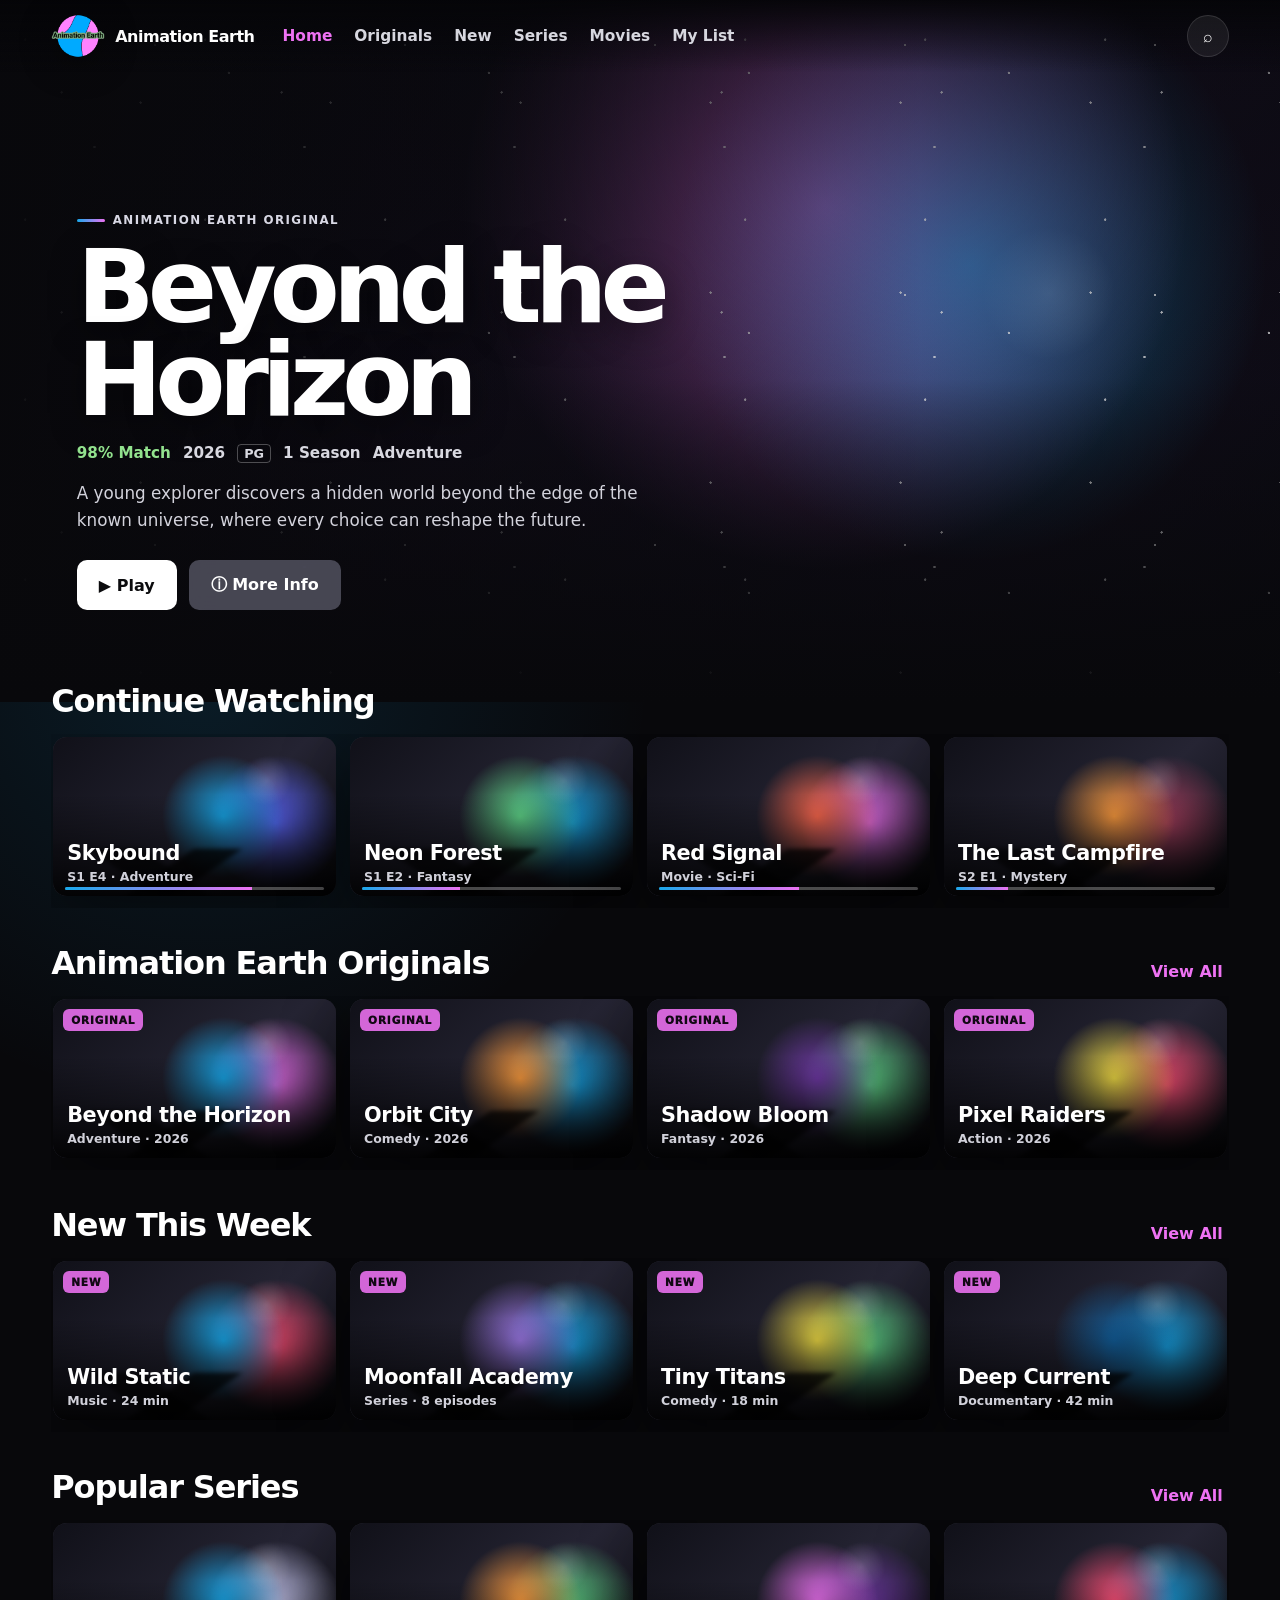
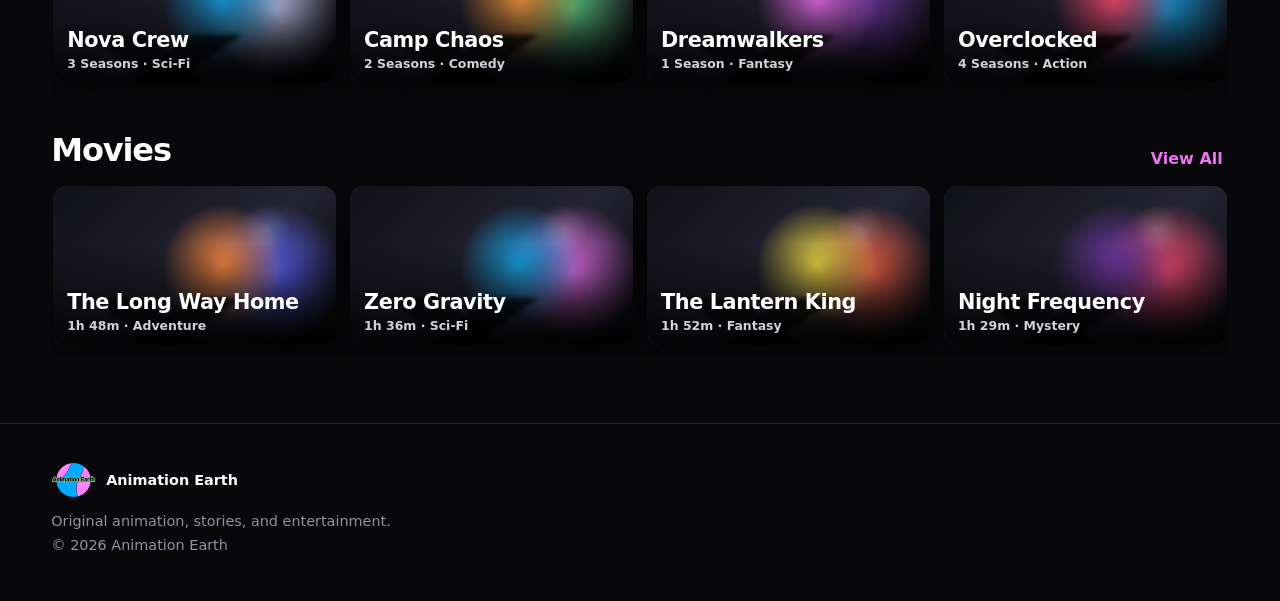
<file: index.html>
<!doctype html>
<html lang="en">
<head>
  <meta charset="utf-8">
  <meta name="viewport" content="width=device-width, initial-scale=1, viewport-fit=cover">
  <meta name="theme-color" content="#08080b">
  <meta name="description" content="Animation Earth streaming homepage">
  <title>Animation Earth</title>
  <style>
    :root {
      --bg: #08080b;
      --bg-soft: #111118;
      --panel: #171720;
      --panel-2: #1d1d28;
      --text: #ffffff;
      --muted: #b7b7c4;
      --pink: #ee72f3;
      --blue: #18a8eb;
      --green: #76bd73;
      --border: rgba(255,255,255,.12);
      --shadow: 0 22px 70px rgba(0,0,0,.45);
    }

    * { box-sizing: border-box; }
    html { scroll-behavior: smooth; }
    body {
      margin: 0;
      min-height: 100vh;
      background:
        radial-gradient(circle at 78% 8%, rgba(238,114,243,.16), transparent 30rem),
        radial-gradient(circle at 16% 30%, rgba(24,168,235,.13), transparent 28rem),
        var(--bg);
      color: var(--text);
      font-family: Inter, ui-sans-serif, system-ui, -apple-system, BlinkMacSystemFont, "Segoe UI", sans-serif;
      overflow-x: hidden;
    }
    button, input { font: inherit; }
    a { color: inherit; text-decoration: none; }
    img { display: block; max-width: 100%; }

    .topbar {
      position: fixed;
      inset: 0 0 auto 0;
      z-index: 100;
      height: 72px;
      display: flex;
      align-items: center;
      gap: 28px;
      padding: 0 max(18px, 4vw);
      background: linear-gradient(to bottom, rgba(5,5,8,.94), rgba(5,5,8,.45), transparent);
      transition: background .25s ease, backdrop-filter .25s ease;
    }
    .topbar.scrolled {
      background: rgba(8,8,11,.88);
      backdrop-filter: blur(18px);
      border-bottom: 1px solid var(--border);
    }
    .brand {
      display: flex;
      align-items: center;
      gap: 10px;
      min-width: 0;
      font-weight: 900;
      letter-spacing: -.03em;
    }
    .brand img {
      width: 54px;
      height: 54px;
      object-fit: contain;
      filter: drop-shadow(0 6px 18px rgba(0,0,0,.4));
    }
    .brand span { white-space: nowrap; }
    .nav {
      display: flex;
      align-items: center;
      gap: 22px;
      color: #d7d7df;
      font-size: .96rem;
      font-weight: 650;
    }
    .nav a:hover, .nav a.active { color: var(--pink); }
    .top-actions {
      margin-left: auto;
      display: flex;
      align-items: center;
      gap: 10px;
    }
    .icon-btn {
      width: 42px;
      height: 42px;
      border: 1px solid var(--border);
      border-radius: 50%;
      background: rgba(255,255,255,.07);
      color: #fff;
      cursor: pointer;
    }
    .menu-btn { display: none; }

    .hero {
      position: relative;
      min-height: 78vh;
      display: flex;
      align-items: flex-end;
      padding: 150px max(22px, 6vw) 92px;
      overflow: hidden;
      isolation: isolate;
    }
    .hero::before {
      content: "";
      position: absolute;
      inset: 0;
      z-index: -3;
      background:
        radial-gradient(circle at 75% 38%, rgba(24,168,235,.55), transparent 18rem),
        radial-gradient(circle at 64% 30%, rgba(238,114,243,.72), transparent 22rem),
        radial-gradient(circle at 81% 42%, rgba(255,255,255,.22), transparent 4rem),
        linear-gradient(135deg, #090914 0%, #171024 46%, #0a0a10 100%);
      transform: scale(1.03);
      animation: slowzoom 16s ease-in-out infinite alternate;
    }
    .hero::after {
      content: "";
      position: absolute;
      inset: 0;
      z-index: -1;
      background:
        linear-gradient(to top, var(--bg) 0%, rgba(8,8,11,.12) 46%, rgba(8,8,11,.52) 100%),
        linear-gradient(to right, rgba(8,8,11,.95) 0%, rgba(8,8,11,.55) 42%, transparent 72%);
    }
    .stars {
      position: absolute;
      inset: 0;
      z-index: -2;
      opacity: .75;
      background-image:
        radial-gradient(circle at 14% 22%, white 0 1px, transparent 1.4px),
        radial-gradient(circle at 28% 42%, white 0 1px, transparent 1.4px),
        radial-gradient(circle at 62% 18%, white 0 1px, transparent 1.4px),
        radial-gradient(circle at 74% 54%, white 0 1px, transparent 1.4px),
        radial-gradient(circle at 88% 28%, white 0 1px, transparent 1.4px),
        radial-gradient(circle at 45% 70%, white 0 1px, transparent 1.4px);
      background-size: 180px 180px, 220px 220px, 250px 250px, 190px 190px, 260px 260px, 210px 210px;
    }
    @keyframes slowzoom {
      from { transform: scale(1.03); }
      to { transform: scale(1.11); }
    }
    .hero-content { max-width: 680px; }
    .kicker {
      display: inline-flex;
      align-items: center;
      gap: 8px;
      color: #d8d8e4;
      font-weight: 800;
      letter-spacing: .12em;
      font-size: .74rem;
      text-transform: uppercase;
      margin-bottom: 14px;
    }
    .kicker::before {
      content: "";
      width: 28px;
      height: 3px;
      border-radius: 999px;
      background: linear-gradient(90deg, var(--blue), var(--pink));
    }
    h1 {
      margin: 0;
      font-size: clamp(3.5rem, 8vw, 7.2rem);
      line-height: .9;
      letter-spacing: -.07em;
      text-shadow: 0 10px 35px rgba(0,0,0,.45);
    }
    .hero-meta {
      display: flex;
      flex-wrap: wrap;
      gap: 12px;
      margin: 18px 0 14px;
      color: #d8d8e0;
      font-weight: 700;
      font-size: .95rem;
    }
    .match { color: #92e28e; }
    .badge {
      border: 1px solid rgba(255,255,255,.28);
      padding: 1px 6px;
      border-radius: 4px;
      font-size: .8rem;
    }
    .hero-description {
      max-width: 600px;
      color: #d3d3dc;
      line-height: 1.65;
      font-size: 1.05rem;
    }
    .hero-actions {
      display: flex;
      flex-wrap: wrap;
      gap: 12px;
      margin-top: 25px;
    }
    .btn {
      min-height: 50px;
      padding: 0 22px;
      border: 0;
      border-radius: 10px;
      display: inline-flex;
      align-items: center;
      justify-content: center;
      gap: 10px;
      font-weight: 850;
      cursor: pointer;
      transition: transform .2s ease, filter .2s ease, background .2s ease;
    }
    .btn:hover { transform: translateY(-2px); }
    .btn-primary {
      color: #0b0b0d;
      background: #fff;
    }
    .btn-secondary {
      color: #fff;
      background: rgba(109,109,126,.62);
      backdrop-filter: blur(10px);
    }

    main { position: relative; z-index: 2; margin-top: -20px; }
    .row-section { padding: 0 max(18px, 4vw) 36px; }
    .row-head {
      display: flex;
      align-items: end;
      justify-content: space-between;
      gap: 15px;
      margin-bottom: 14px;
    }
    .row-head h2 {
      margin: 0;
      font-size: clamp(1.25rem, 2.7vw, 2rem);
      letter-spacing: -.035em;
    }
    .row-head button {
      border: 0;
      background: transparent;
      color: var(--pink);
      font-weight: 800;
      cursor: pointer;
    }
    .rail {
      display: grid;
      grid-auto-flow: column;
      grid-auto-columns: minmax(220px, 24vw);
      gap: 14px;
      overflow-x: auto;
      overscroll-behavior-inline: contain;
      scroll-snap-type: inline mandatory;
      scrollbar-width: none;
      padding: 3px 2px 12px;
    }
    .rail::-webkit-scrollbar { display: none; }

    .card {
      position: relative;
      min-height: 140px;
      aspect-ratio: 16 / 9;
      border-radius: 14px;
      overflow: hidden;
      scroll-snap-align: start;
      cursor: pointer;
      background: linear-gradient(135deg, #2c2d3a, #111117);
      box-shadow: var(--shadow);
      transition: transform .22s ease, box-shadow .22s ease;
      isolation: isolate;
    }
    .card:hover { transform: scale(1.045); box-shadow: 0 28px 72px rgba(0,0,0,.55); z-index: 4; }
    .art {
      position: absolute;
      inset: 0;
      background:
        radial-gradient(circle at 75% 28%, rgba(255,255,255,.18), transparent 10%),
        radial-gradient(circle at 60% 50%, var(--c1), transparent 32%),
        radial-gradient(circle at 78% 54%, var(--c2), transparent 28%),
        linear-gradient(135deg, #101018, #252433 58%, #0d0d12);
      transform: scale(1.02);
    }
    .art::before {
      content: "";
      position: absolute;
      left: -10%;
      right: -10%;
      bottom: -30%;
      height: 60%;
      background:
        linear-gradient(145deg, transparent 0 35%, rgba(0,0,0,.72) 36% 45%, transparent 46%),
        linear-gradient(35deg, transparent 0 42%, rgba(0,0,0,.62) 43% 53%, transparent 54%);
      filter: blur(2px);
    }
    .card::after {
      content: "";
      position: absolute;
      inset: 0;
      background: linear-gradient(to top, rgba(0,0,0,.9), transparent 64%);
      z-index: 1;
    }
    .card-copy {
      position: absolute;
      z-index: 2;
      left: 14px;
      right: 14px;
      bottom: 12px;
    }
    .card-title {
      margin: 0 0 4px;
      font-size: clamp(1rem, 1.7vw, 1.3rem);
      font-weight: 900;
      letter-spacing: -.02em;
    }
    .card-meta {
      color: #d1d1da;
      font-size: .78rem;
      font-weight: 650;
    }
    .card-badge {
      position: absolute;
      z-index: 3;
      top: 10px;
      left: 10px;
      padding: 5px 8px;
      border-radius: 6px;
      background: rgba(238,114,243,.88);
      color: #120814;
      font-size: .66rem;
      font-weight: 950;
      letter-spacing: .08em;
      text-transform: uppercase;
    }
    .progress {
      position: absolute;
      z-index: 3;
      left: 12px;
      right: 12px;
      bottom: 6px;
      height: 3px;
      background: rgba(255,255,255,.28);
      border-radius: 999px;
      overflow: hidden;
    }
    .progress span {
      display: block;
      height: 100%;
      background: linear-gradient(90deg, var(--blue), var(--pink));
    }

    .modal {
      position: fixed;
      inset: 0;
      z-index: 200;
      display: none;
      align-items: center;
      justify-content: center;
      padding: 20px;
      background: rgba(0,0,0,.72);
      backdrop-filter: blur(10px);
    }
    .modal.open { display: flex; }
    .modal-card {
      width: min(720px, 100%);
      overflow: hidden;
      border-radius: 22px;
      border: 1px solid var(--border);
      background: #121219;
      box-shadow: 0 30px 100px rgba(0,0,0,.65);
    }
    .modal-hero {
      min-height: 290px;
      padding: 28px;
      display: flex;
      align-items: flex-end;
      background:
        radial-gradient(circle at 72% 32%, rgba(24,168,235,.66), transparent 24%),
        radial-gradient(circle at 58% 44%, rgba(238,114,243,.68), transparent 32%),
        linear-gradient(135deg, #12121e, #24203a);
    }
    .modal-body { padding: 24px; }
    .modal-body h3 { margin: 0 0 10px; font-size: 2rem; }
    .modal-body p { margin: 0 0 18px; color: var(--muted); line-height: 1.65; }
    .close {
      position: absolute;
      top: 18px;
      right: 18px;
      width: 42px;
      height: 42px;
      border: 0;
      border-radius: 50%;
      background: rgba(0,0,0,.65);
      color: white;
      font-size: 1.25rem;
      cursor: pointer;
    }

    .search-panel {
      position: fixed;
      inset: 72px 0 auto 0;
      z-index: 120;
      display: none;
      padding: 18px max(18px, 4vw);
      background: rgba(8,8,11,.96);
      border-bottom: 1px solid var(--border);
      backdrop-filter: blur(18px);
    }
    .search-panel.open { display: block; }
    .search-panel input {
      width: 100%;
      padding: 15px 18px;
      border-radius: 12px;
      border: 1px solid var(--border);
      background: #171720;
      color: #fff;
      outline: none;
    }

    footer {
      margin-top: 30px;
      padding: 34px max(18px, 4vw) 48px;
      border-top: 1px solid var(--border);
      color: #9292a0;
      font-size: .9rem;
    }
    .footer-brand { display: flex; align-items: center; gap: 10px; color: #fff; font-weight: 850; margin-bottom: 10px; }
    .footer-brand img { width: 45px; height: 45px; object-fit: contain; }

    @media (max-width: 860px) {
      .nav {
        position: fixed;
        top: 72px;
        left: 0;
        right: 0;
        display: none;
        flex-direction: column;
        align-items: flex-start;
        gap: 0;
        padding: 14px 22px 22px;
        background: rgba(8,8,11,.98);
        border-bottom: 1px solid var(--border);
      }
      .nav.open { display: flex; }
      .nav a { width: 100%; padding: 13px 0; }
      .menu-btn { display: inline-grid; place-items: center; }
      .brand span { display: none; }
      .hero {
        min-height: 72vh;
        padding: 132px 22px 74px;
      }
      .hero::after {
        background:
          linear-gradient(to top, var(--bg) 0%, rgba(8,8,11,.15) 52%, rgba(8,8,11,.48) 100%),
          linear-gradient(to right, rgba(8,8,11,.9), rgba(8,8,11,.2));
      }
      .hero-description { font-size: .98rem; }
      .rail { grid-auto-columns: 76vw; }
    }

    @media (max-width: 520px) {
      .topbar { height: 66px; padding-inline: 14px; }
      .brand img { width: 48px; height: 48px; }
      .search-panel { top: 66px; }
      .hero { min-height: 68vh; padding: 110px 18px 64px; }
      h1 { font-size: clamp(3.25rem, 17vw, 5rem); }
      .hero-meta { font-size: .82rem; }
      .btn { flex: 1 1 140px; }
      .row-section { padding-inline: 14px; }
      .rail { grid-auto-columns: 82vw; }
      .card { min-height: 150px; }
      .top-actions .icon-btn:first-child { display: none; }
    }
  </style>
</head>
<body>
  <header class="topbar" id="topbar">
    <a class="brand" href="#home" aria-label="Animation Earth home">
      <img src="[data-uri]" alt="Animation Earth logo">
      <span>Animation Earth</span>
    </a>

    <nav class="nav" id="nav">
      <a class="active" href="#home">Home</a>
      <a href="#originals">Originals</a>
      <a href="#new">New</a>
      <a href="#series">Series</a>
      <a href="#movies">Movies</a>
      <a href="#my-list">My List</a>
    </nav>

    <div class="top-actions">
      <button class="icon-btn" id="searchBtn" aria-label="Search">⌕</button>
      <button class="icon-btn menu-btn" id="menuBtn" aria-label="Open menu">☰</button>
    </div>
  </header>

  <div class="search-panel" id="searchPanel">
    <input id="searchInput" type="search" placeholder="Search titles, genres, or categories">
  </div>

  <section class="hero" id="home">
    <div class="stars"></div>
    <div class="hero-content">
      <div class="kicker">Animation Earth Original</div>
      <h1>Beyond the Horizon</h1>
      <div class="hero-meta">
        <span class="match">98% Match</span>
        <span>2026</span>
        <span class="badge">PG</span>
        <span>1 Season</span>
        <span>Adventure</span>
      </div>
      <p class="hero-description">
        A young explorer discovers a hidden world beyond the edge of the known universe,
        where every choice can reshape the future.
      </p>
      <div class="hero-actions">
        <button class="btn btn-primary" data-title="Beyond the Horizon">▶ Play</button>
        <button class="btn btn-secondary" data-title="Beyond the Horizon">ⓘ More Info</button>
      </div>
    </div>
  </section>

  <main>
    <section class="row-section" id="my-list">
      <div class="row-head"><h2>Continue Watching</h2></div>
      <div class="rail">
        <article class="card" data-title="Skybound" style="--c1:#18a8eb;--c2:#5e67ff">
          <div class="art"></div><div class="card-copy"><h3 class="card-title">Skybound</h3><div class="card-meta">S1 E4 · Adventure</div></div>
          <div class="progress"><span style="width:72%"></span></div>
        </article>
        <article class="card" data-title="Neon Forest" style="--c1:#61d98b;--c2:#18a8eb">
          <div class="art"></div><div class="card-copy"><h3 class="card-title">Neon Forest</h3><div class="card-meta">S1 E2 · Fantasy</div></div>
          <div class="progress"><span style="width:38%"></span></div>
        </article>
        <article class="card" data-title="Red Signal" style="--c1:#ff694e;--c2:#ee72f3">
          <div class="art"></div><div class="card-copy"><h3 class="card-title">Red Signal</h3><div class="card-meta">Movie · Sci-Fi</div></div>
          <div class="progress"><span style="width:54%"></span></div>
        </article>
        <article class="card" data-title="The Last Campfire" style="--c1:#ff9d3f;--c2:#a83f5f">
          <div class="art"></div><div class="card-copy"><h3 class="card-title">The Last Campfire</h3><div class="card-meta">S2 E1 · Mystery</div></div>
          <div class="progress"><span style="width:20%"></span></div>
        </article>
      </div>
    </section>

    <section class="row-section" id="originals">
      <div class="row-head"><h2>Animation Earth Originals</h2><button>View All</button></div>
      <div class="rail">
        <article class="card" data-title="Beyond the Horizon" style="--c1:#18a8eb;--c2:#ee72f3">
          <span class="card-badge">Original</span><div class="art"></div><div class="card-copy"><h3 class="card-title">Beyond the Horizon</h3><div class="card-meta">Adventure · 2026</div></div>
        </article>
        <article class="card" data-title="Orbit City" style="--c1:#ff9d3f;--c2:#18a8eb">
          <span class="card-badge">Original</span><div class="art"></div><div class="card-copy"><h3 class="card-title">Orbit City</h3><div class="card-meta">Comedy · 2026</div></div>
        </article>
        <article class="card" data-title="Shadow Bloom" style="--c1:#7139a8;--c2:#61d98b">
          <span class="card-badge">Original</span><div class="art"></div><div class="card-copy"><h3 class="card-title">Shadow Bloom</h3><div class="card-meta">Fantasy · 2026</div></div>
        </article>
        <article class="card" data-title="Pixel Raiders" style="--c1:#f0dc45;--c2:#ff4f77">
          <span class="card-badge">Original</span><div class="art"></div><div class="card-copy"><h3 class="card-title">Pixel Raiders</h3><div class="card-meta">Action · 2026</div></div>
        </article>
      </div>
    </section>

    <section class="row-section" id="new">
      <div class="row-head"><h2>New This Week</h2><button>View All</button></div>
      <div class="rail">
        <article class="card" data-title="Wild Static" style="--c1:#18a8eb;--c2:#ff4f77"><span class="card-badge">New</span><div class="art"></div><div class="card-copy"><h3 class="card-title">Wild Static</h3><div class="card-meta">Music · 24 min</div></div></article>
        <article class="card" data-title="Moonfall Academy" style="--c1:#9f7aea;--c2:#18a8eb"><span class="card-badge">New</span><div class="art"></div><div class="card-copy"><h3 class="card-title">Moonfall Academy</h3><div class="card-meta">Series · 8 episodes</div></div></article>
        <article class="card" data-title="Tiny Titans" style="--c1:#f0dc45;--c2:#61d98b"><span class="card-badge">New</span><div class="art"></div><div class="card-copy"><h3 class="card-title">Tiny Titans</h3><div class="card-meta">Comedy · 18 min</div></div></article>
        <article class="card" data-title="Deep Current" style="--c1:#125f9c;--c2:#18a8eb"><span class="card-badge">New</span><div class="art"></div><div class="card-copy"><h3 class="card-title">Deep Current</h3><div class="card-meta">Documentary · 42 min</div></div></article>
      </div>
    </section>

    <section class="row-section" id="series">
      <div class="row-head"><h2>Popular Series</h2><button>View All</button></div>
      <div class="rail">
        <article class="card" data-title="Nova Crew" style="--c1:#18a8eb;--c2:#d4d4ff"><div class="art"></div><div class="card-copy"><h3 class="card-title">Nova Crew</h3><div class="card-meta">3 Seasons · Sci-Fi</div></div></article>
        <article class="card" data-title="Camp Chaos" style="--c1:#ff9d3f;--c2:#61d98b"><div class="art"></div><div class="card-copy"><h3 class="card-title">Camp Chaos</h3><div class="card-meta">2 Seasons · Comedy</div></div></article>
        <article class="card" data-title="Dreamwalkers" style="--c1:#ee72f3;--c2:#7139a8"><div class="art"></div><div class="card-copy"><h3 class="card-title">Dreamwalkers</h3><div class="card-meta">1 Season · Fantasy</div></div></article>
        <article class="card" data-title="Overclocked" style="--c1:#ff4f77;--c2:#18a8eb"><div class="art"></div><div class="card-copy"><h3 class="card-title">Overclocked</h3><div class="card-meta">4 Seasons · Action</div></div></article>
      </div>
    </section>

    <section class="row-section" id="movies">
      <div class="row-head"><h2>Movies</h2><button>View All</button></div>
      <div class="rail">
        <article class="card" data-title="The Long Way Home" style="--c1:#ff8c42;--c2:#5e67ff"><div class="art"></div><div class="card-copy"><h3 class="card-title">The Long Way Home</h3><div class="card-meta">1h 48m · Adventure</div></div></article>
        <article class="card" data-title="Zero Gravity" style="--c1:#18a8eb;--c2:#ee72f3"><div class="art"></div><div class="card-copy"><h3 class="card-title">Zero Gravity</h3><div class="card-meta">1h 36m · Sci-Fi</div></div></article>
        <article class="card" data-title="The Lantern King" style="--c1:#f0dc45;--c2:#ff694e"><div class="art"></div><div class="card-copy"><h3 class="card-title">The Lantern King</h3><div class="card-meta">1h 52m · Fantasy</div></div></article>
        <article class="card" data-title="Night Frequency" style="--c1:#7139a8;--c2:#ff4f77"><div class="art"></div><div class="card-copy"><h3 class="card-title">Night Frequency</h3><div class="card-meta">1h 29m · Mystery</div></div></article>
      </div>
    </section>
  </main>

  <footer>
    <div class="footer-brand"><img src="[data-uri]" alt=""><span>Animation Earth</span></div>
    <div>Original animation, stories, and entertainment.</div>
    <div style="margin-top:8px">© <span id="year"></span> Animation Earth</div>
  </footer>

  <div class="modal" id="modal" aria-hidden="true">
    <button class="close" id="closeModal" aria-label="Close">✕</button>
    <div class="modal-card">
      <div class="modal-hero"></div>
      <div class="modal-body">
        <h3 id="modalTitle">Title</h3>
        <p>This is a preview details panel. Later, you can replace it with a trailer, episode list, description, and real play link.</p>
        <button class="btn btn-primary">▶ Play</button>
      </div>
    </div>
  </div>

  <script>
    const topbar = document.getElementById('topbar');
    const nav = document.getElementById('nav');
    const menuBtn = document.getElementById('menuBtn');
    const searchBtn = document.getElementById('searchBtn');
    const searchPanel = document.getElementById('searchPanel');
    const searchInput = document.getElementById('searchInput');
    const modal = document.getElementById('modal');
    const modalTitle = document.getElementById('modalTitle');
    const closeModal = document.getElementById('closeModal');

    window.addEventListener('scroll', () => {
      topbar.classList.toggle('scrolled', window.scrollY > 20);
    });

    menuBtn.addEventListener('click', () => {
      nav.classList.toggle('open');
      menuBtn.textContent = nav.classList.contains('open') ? '✕' : '☰';
    });

    document.querySelectorAll('.nav a').forEach(link => {
      link.addEventListener('click', () => {
        nav.classList.remove('open');
        menuBtn.textContent = '☰';
      });
    });

    searchBtn.addEventListener('click', () => {
      searchPanel.classList.toggle('open');
      if (searchPanel.classList.contains('open')) searchInput.focus();
    });

    function openDetails(title) {
      modalTitle.textContent = title;
      modal.classList.add('open');
      modal.setAttribute('aria-hidden', 'false');
    }

    document.querySelectorAll('[data-title]').forEach(item => {
      item.addEventListener('click', () => openDetails(item.dataset.title));
    });

    closeModal.addEventListener('click', () => {
      modal.classList.remove('open');
      modal.setAttribute('aria-hidden', 'true');
    });

    modal.addEventListener('click', e => {
      if (e.target === modal) closeModal.click();
    });

    searchInput.addEventListener('input', () => {
      const term = searchInput.value.toLowerCase().trim();
      document.querySelectorAll('.card').forEach(card => {
        const match = card.dataset.title.toLowerCase().includes(term);
        card.style.display = match ? '' : 'none';
      });
    });

    document.getElementById('year').textContent = new Date().getFullYear();
  </script>
</body>
</html>
</file>
